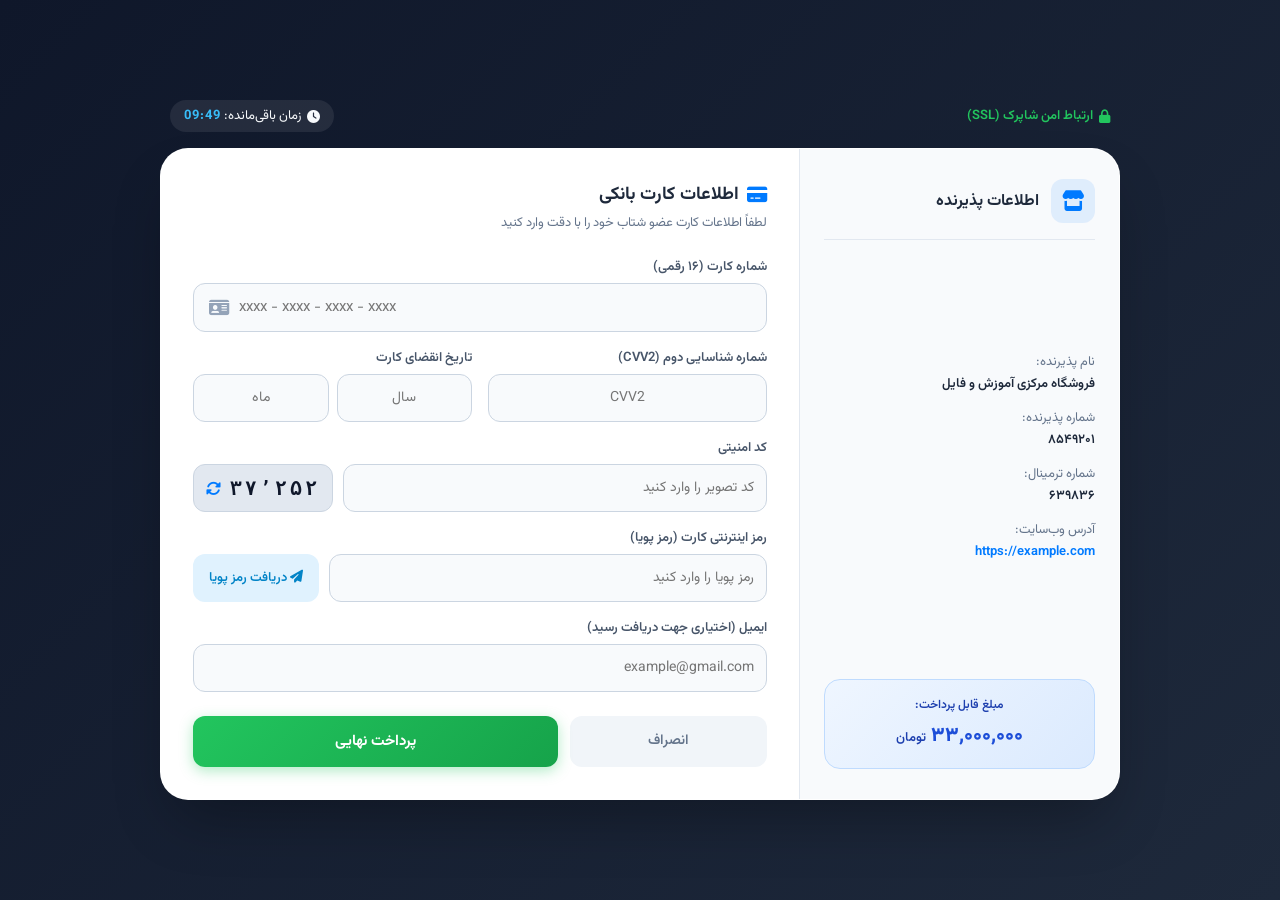
<file: html/gateway.html>
<!doctype html>
<html lang="fa" dir="rtl">
  <head>
    <meta charset="UTF-8" />
    <meta name="viewport" content="width=device-width, initial-scale=1.0" />
    <title>درگاه پرداخت الکترونیک امن</title>
    <link rel="stylesheet" href="../styles/pages/gateway.css" />
    <link
      rel="stylesheet"
      href="https://cdnjs.cloudflare.com/ajax/libs/font-awesome/6.4.0/css/all.min.css"
    />
  </head>
  <body>
    <div class="gateway-main-wrapper">
      <!-- Top Security & Timer Bar -->
      <header class="gateway-topbar">
        <div class="secure-badge">
          <i class="fas fa-lock"></i>
          <span>ارتباط امن شاپرک (SSL)</span>
        </div>
        <div class="timer-badge">
          <i class="fas fa-clock"></i>
          <span
            >زمان باقی‌مانده: <strong id="countdownTimer">09:50</strong></span
          >
        </div>
      </header>

      <!-- Two Column Gateway Card -->
      <div class="gateway-desktop-card">
        <!-- LEFT COLUMN: Merchant Info & Amount -->
        <div class="merchant-column">
          <div class="merchant-brand">
            <div class="brand-icon"><i class="fas fa-store"></i></div>
            <h3>اطلاعات پذیرنده</h3>
          </div>

          <div class="merchant-details">
            <div class="detail-item">
              <span>نام پذیرنده:</span>
              <strong>فروشگاه مرکزی آموزش و فایل</strong>
            </div>
            <div class="detail-item">
              <span>شماره پذیرنده:</span>
              <strong>۸۵۴۹۲۰۱</strong>
            </div>
            <div class="detail-item">
              <span>شماره ترمینال:</span>
              <strong>۶۳۹۸۳۶</strong>
            </div>
            <div class="detail-item">
              <span>آدرس وب‌سایت:</span>
              <strong style="color: var(--primary)">https://example.com</strong>
            </div>
          </div>

          <div class="merchant-amount-box">
            <span>مبلغ قابل پرداخت:</span>
            <div class="amount-value">۳۳,۰۰۰,۰۰۰ <span>تومان</span></div>
          </div>
        </div>

        <!-- RIGHT COLUMN: Card Form -->
        <div class="form-column">
          <div class="form-column-header">
            <h2><i class="fas fa-credit-card"></i> اطلاعات کارت بانکی</h2>
            <p>لطفاً اطلاعات کارت عضو شتاب خود را با دقت وارد کنید</p>
          </div>

          <form id="desktopPaymentForm" action="receipt.html" method="GET">
            <!-- Card Number -->
            <div class="form-group">
              <label>شماره کارت (۱۶ رقمی)</label>
              <div class="input-with-icon">
                <input
                  type="text"
                  id="cardNumber"
                  maxlength="19"
                  placeholder="xxxx - xxxx - xxxx - xxxx"
                  required
                />
                <i class="fas fa-id-card"></i>
              </div>
            </div>

            <!-- CVV2 & Expiry -->
            <div class="form-row-grid">
              <div class="form-group">
                <label>شماره شناسایی دوم (CVV2)</label>
                <input
                  type="password"
                  id="cvv2"
                  maxlength="4"
                  placeholder="CVV2"
                  required
                  style="text-align: center"
                />
              </div>
              <div class="form-group">
                <label>تاریخ انقضای کارت</label>
                <div class="expiry-grid">
                  <input
                    type="text"
                    id="expYear"
                    maxlength="2"
                    placeholder="سال"
                    required
                    style="text-align: center"
                  />
                  <input
                    type="text"
                    id="expMonth"
                    maxlength="2"
                    placeholder="ماه"
                    required
                    style="text-align: center"
                  />
                </div>
              </div>
            </div>

            <!-- Captcha -->
            <div class="form-group">
              <label>کد امنیتی</label>
              <div class="captcha-group">
                <input
                  type="text"
                  id="captchaInput"
                  maxlength="5"
                  placeholder="کد تصویر را وارد کنید"
                  required
                />
                <div class="captcha-image">
                  <span id="captchaCode">۵۶۶۸۹</span>
                  <button
                    type="button"
                    class="refresh-captcha"
                    onclick="refreshCaptcha()"
                    title="تغییر کد"
                  >
                    <i class="fas fa-sync-alt"></i>
                  </button>
                </div>
              </div>
            </div>

            <!-- OTP / Dynamic Password -->
            <div class="form-group">
              <label>رمز اینترنتی کارت (رمز پویا)</label>
              <div class="otp-desktop-group">
                <input
                  type="password"
                  id="otpCode"
                  placeholder="رمز پویا را وارد کنید"
                  required
                />
                <button
                  type="button"
                  class="btn-otp-request"
                  onclick="requestOtp()"
                >
                  <i class="fas fa-paper-plane"></i> دریافت رمز پویا
                </button>
              </div>
            </div>

            <!-- Email -->
            <div class="form-group">
              <label>ایمیل (اختیاری جهت دریافت رسید)</label>
              <input type="email" placeholder="example@gmail.com" />
            </div>

            <!-- Actions -->
            <div class="gateway-action-buttons">
              <a href="receipt.html" class="btn-cancel-gateway">انصراف</a>
              <button type="submit" class="btn-submit-gateway">
                پرداخت نهایی
              </button>
            </div>
          </form>
        </div>
      </div>
    </div>

    <script src="../scripts/api.js"></script>
    <script src="../scripts/app-shell.js"></script>
    <script src="../scripts/gateway.js"></script>
  </body>
</html>
</file>
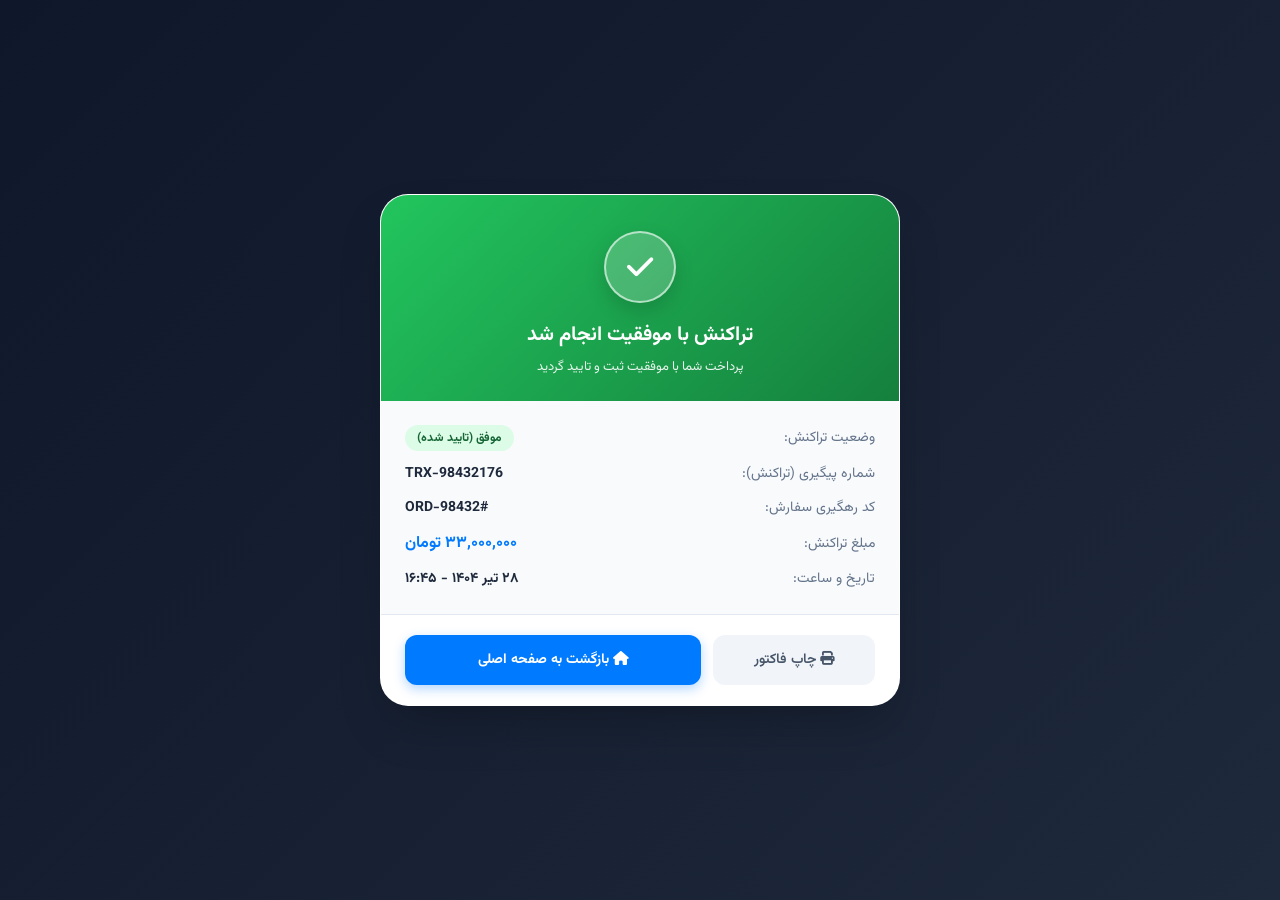
<file: html/receipt.html>
<!doctype html>
<html lang="fa" dir="rtl">
  <head>
    <meta charset="UTF-8" />
    <meta name="viewport" content="width=device-width, initial-scale=1.0" />
    <title>نتیجه تراکنش | Payment Result</title>
    <link rel="stylesheet" href="../styles/pages/recipt.css" />
    <link
      rel="stylesheet"
      href="https://cdnjs.cloudflare.com/ajax/libs/font-awesome/6.4.0/css/all.min.css"
    />
  </head>
  <body>
    <div class="receipt-wrapper">
      <div class="receipt-card" id="receiptCard">
        <!-- Icon & Header -->
        <div class="receipt-header" id="receiptHeader">
          <div class="status-icon" id="statusIcon">
            <i class="fas fa-check" id="iconElement"></i>
          </div>
          <h2 id="receiptTitle">در حال بررسی تراکنش...</h2>
          <p id="receiptSubtitle">لطفاً چند لحظه صبر کنید</p>
        </div>

        <!-- Details Box -->
        <div class="receipt-details">
          <div class="receipt-row">
            <span>وضعیت تراکنش:</span>
            <span id="statusBadge" class="badge">در حال بررسی</span>
          </div>
          <div class="receipt-row">
            <span>شماره پیگیری (تراکنش):</span>
            <strong id="trxId">TRX-98432176</strong>
          </div>
          <div class="receipt-row">
            <span>کد رهگیری سفارش:</span>
            <strong id="orderId">#ORD-98432</strong>
          </div>
          <div class="receipt-row">
            <span>مبلغ تراکنش:</span>
            <strong class="price-text">۳۳,۰۰۰,۰۰۰ تومان</strong>
          </div>
          <div class="receipt-row">
            <span>تاریخ و ساعت:</span>
            <strong>۲۸ تیر ۱۴۰۴ - ۱۶:۴۵</strong>
          </div>
        </div>

        <!-- Actions -->
        <div class="receipt-actions" id="receiptActions"></div>
      </div>
    </div>

    <script src="../scripts/api.js"></script>
    <script src="../scripts/app-shell.js"></script>
    <script src="../scripts/recipt.js"></script>
  </body>
</html>
</file>
<file: styles/pages/gateway.css>
@import url('https://fonts.googleapis.com/css2?family=Vazirmatn:wght@300;400;500;600;700;800&display=swap');

* {
    margin: 0;
    padding: 0;
    box-sizing: border-box;
}

:root {
    --primary: #007AFF;
    --success: #22c55e;
    --danger: #ef4444;
    --bg-dark: #0f172a;
    --card-bg: #ffffff;
    --text-primary: #1e293b;
    --text-secondary: #64748b;
    --border-color: #cbd5e1;
}

body {
    font-family: 'Vazirmatn', -apple-system, BlinkMacSystemFont, 'Segoe UI', sans-serif;
    background: linear-gradient(135deg, var(--bg-dark) 0%, #1e293b 100%);
    min-height: 100vh;
    direction: rtl;
    display: flex;
    align-items: center;
    justify-content: center;
    padding: 30px 20px;
    color: var(--text-primary);
}

.gateway-main-wrapper {
    width: 100%;
    max-width: 960px;
    animation: fadeInScale 0.4s ease-out;
}

@keyframes fadeInScale {
    from {
        opacity: 0;
        transform: scale(0.98) translateY(15px);
    }

    to {
        opacity: 1;
        transform: scale(1) translateY(0);
    }
}

/* Topbar */
.gateway-topbar {
    display: flex;
    justify-content: space-between;
    align-items: center;
    margin-bottom: 16px;
    padding: 0 10px;
    color: #94a3b8;
    font-size: 13px;
}

.secure-badge {
    display: flex;
    align-items: center;
    gap: 6px;
    color: var(--success);
    font-weight: 600;
}

.timer-badge {
    display: flex;
    align-items: center;
    gap: 6px;
    background: rgba(255, 255, 255, 0.08);
    padding: 6px 14px;
    border-radius: 20px;
    color: #f8fafc;
}

.timer-badge strong {
    color: #38bdf8;
    letter-spacing: 1px;
}

/* Desktop Two-Column Card */
.gateway-desktop-card {
    background: var(--card-bg);
    border-radius: 28px;
    box-shadow: 0 30px 60px -15px rgba(0, 0, 0, 0.3);
    display: grid;
    grid-template-columns: 320px 1fr;
    overflow: hidden;
    border: 1px solid rgba(255, 255, 255, 0.1);
}

/* Left Column: Merchant & Amount */
.merchant-column {
    background: #f8fafc;
    border-left: 1px solid #e2e8f0;
    padding: 30px 24px;
    display: flex;
    flex-direction: column;
    justify-content: space-between;
}

.merchant-brand {
    display: flex;
    align-items: center;
    gap: 12px;
    margin-bottom: 24px;
    border-bottom: 1px solid #e2e8f0;
    padding-bottom: 16px;
}

.brand-icon {
    width: 44px;
    height: 44px;
    background: rgba(0, 122, 255, 0.1);
    color: var(--primary);
    border-radius: 12px;
    display: flex;
    align-items: center;
    justify-content: center;
    font-size: 20px;
}

.merchant-brand h3 {
    font-size: 16px;
    font-weight: 700;
    color: var(--text-primary);
}

.merchant-details {
    display: flex;
    flex-direction: column;
    gap: 14px;
    margin-bottom: 30px;
}

.detail-item {
    display: flex;
    flex-direction: column;
    gap: 2px;
    font-size: 13px;
}

.detail-item span {
    color: var(--text-secondary);
}

.detail-item strong {
    color: var(--text-primary);
    font-weight: 600;
}

.merchant-amount-box {
    background: linear-gradient(135deg, #eff6ff 0%, #dbeafe 100%);
    border: 1px solid #bfdbfe;
    border-radius: 16px;
    padding: 16px;
    text-align: center;
}

.merchant-amount-box span {
    display: block;
    font-size: 12px;
    color: #1e40af;
    margin-bottom: 6px;
    font-weight: 600;
}

.amount-value {
    font-size: 20px;
    font-weight: 800;
    color: #1d4ed8;
}

.amount-value span {
    display: inline;
    font-size: 13px;
    font-weight: 600;
}

/* Right Column: Card Form */
.form-column {
    padding: 32px;
}

.form-column-header {
    margin-bottom: 24px;
}

.form-column-header h2 {
    font-size: 18px;
    font-weight: 700;
    color: var(--text-primary);
    margin-bottom: 4px;
    display: flex;
    align-items: center;
    gap: 8px;
}

.form-column-header h2 i {
    color: var(--primary);
}

.form-column-header p {
    font-size: 13px;
    color: var(--text-secondary);
}

.form-group {
    margin-bottom: 16px;
}

.form-group label {
    display: block;
    font-size: 13px;
    font-weight: 600;
    color: #475569;
    margin-bottom: 6px;
}

.input-with-icon {
    position: relative;
}

.input-with-icon input {
    direction: ltr;
    width: 100%;
    padding: 12px 16px 12px 45px;
    background: #f8fafc;
    border: 1px solid var(--border-color);
    border-radius: 12px;
    font-family: 'Vazirmatn', sans-serif;
    font-size: 15px;
    color: var(--text-primary);
    transition: all 0.3s ease;
}

.input-with-icon i {
    position: absolute;
    left: 16px;
    top: 50%;
    transform: translateY(-50%);
    color: #94a3b8;
    font-size: 18px;
}

.form-row-grid {
    display: grid;
    grid-template-columns: 1fr 1fr;
    gap: 16px;
}

.expiry-grid {
    display: grid;
    grid-template-columns: 1fr 1fr;
    gap: 8px;
}

.form-row-grid input,
.expiry-grid input,
.captcha-group input,
.otp-desktop-group input,
.form-group input[type="email"] {
    width: 100%;
    padding: 12px;
    background: #f8fafc;
    border: 1px solid var(--border-color);
    border-radius: 12px;
    font-family: 'Vazirmatn', sans-serif;
    font-size: 14px;
    color: var(--text-primary);
}

.captcha-group {
    display: grid;
    grid-template-columns: 1fr 140px;
    gap: 10px;
}

.captcha-image {
    background: #e2e8f0;
    border-radius: 12px;
    display: flex;
    align-items: center;
    justify-content: space-between;
    padding: 0 12px;
    font-family: monospace;
    font-size: 20px;
    font-weight: 700;
    letter-spacing: 3px;
    color: #0f172a;
    border: 1px solid var(--border-color);
}

.refresh-captcha {
    background: none;
    border: none;
    color: var(--primary);
    cursor: pointer;
    font-size: 15px;
}

.otp-desktop-group {
    display: flex;
    gap: 10px;
}

.otp-desktop-group input {
    flex: 1;
}

.btn-otp-request {
    background: #e0f2fe;
    color: #0284c7;
    border: none;
    padding: 0 16px;
    border-radius: 12px;
    font-family: 'Vazirmatn', sans-serif;
    font-size: 13px;
    font-weight: 600;
    cursor: pointer;
    white-space: nowrap;
    transition: all 0.2s ease;
}

.btn-otp-request:hover {
    background: #bae6fd;
}

input:focus {
    outline: none;
    background: #ffffff !important;
    border-color: var(--primary) !important;
    box-shadow: 0 0 0 4px rgba(0, 122, 255, 0.12);
}

/* Actions */
.gateway-action-buttons {
    display: flex;
    gap: 12px;
    margin-top: 24px;
}

.btn-cancel-gateway {
    flex: 1;
    background: #f1f5f9;
    color: var(--text-secondary);
    border: none;
    padding: 14px;
    border-radius: 12px;
    font-family: 'Vazirmatn', sans-serif;
    font-size: 14px;
    font-weight: 600;
    text-align: center;
    text-decoration: none;
    cursor: pointer;
    transition: all 0.2s ease;
}

.btn-cancel-gateway:hover {
    background: #e2e8f0;
    color: var(--text-primary);
}

.btn-submit-gateway {
    flex: 2;
    background: linear-gradient(135deg, var(--success) 0%, #16a34a 100%);
    color: white;
    border: none;
    padding: 14px;
    border-radius: 12px;
    font-family: 'Vazirmatn', sans-serif;
    font-size: 15px;
    font-weight: 700;
    cursor: pointer;
    box-shadow: 0 4px 14px rgba(34, 197, 94, 0.35);
    transition: all 0.2s ease;
}

.btn-submit-gateway:hover {
    transform: translateY(-1px);
    box-shadow: 0 6px 20px rgba(34, 197, 94, 0.45);
}

/* Responsive */
@media (max-width: 850px) {
    .gateway-desktop-card {
        grid-template-columns: 1fr;
    }

    .merchant-column {
        border-left: none;
        border-bottom: 1px solid #e2e8f0;
    }

    .form-column {
        padding: 24px 20px;
    }
}

@media (max-width:420px) {

    .form-row-grid {
        display: flex;
        flex-direction: column;
    }

    .captcha-group {
        grid-template-columns: 1fr 102px;
    }
}
.gateway-message {
    margin: 0 0 16px;
    padding: 10px 12px;
    border-radius: 10px;
    font-size: .9rem;
    line-height: 1.8;
    background: rgba(59, 130, 246, .1);
    color: var(--primary);
}

.gateway-message[data-type="error"] {
    background: rgba(239, 68, 68, .12);
    color: #dc2626;
}
</file>
<file: styles/pages/recipt.css>
@import url('https://fonts.googleapis.com/css2?family=Vazirmatn:wght@300;400;500;600;700;800&display=swap');

* {
    margin: 0;
    padding: 0;
    box-sizing: border-box;
}

body {
    font-family: 'Vazirmatn', -apple-system, BlinkMacSystemFont, 'Segoe UI', sans-serif;
    background: linear-gradient(135deg, #0f172a 0%, #1e293b 100%);
    min-height: 100vh;
    direction: rtl;
    display: flex;
    align-items: center;
    justify-content: center;
    padding: 20px;
    color: #334155;
}

.receipt-wrapper {
    width: 100%;
    max-width: 520px;
    animation: fadeInUp 0.4s ease-out;
}

@keyframes fadeInUp {
    from {
        opacity: 0;
        transform: translateY(20px);
    }

    to {
        opacity: 1;
        transform: translateY(0);
    }
}

.receipt-card {
    background: #ffffff;
    border-radius: 28px;
    box-shadow: 0 25px 50px -12px rgba(0, 0, 0, 0.25);
    overflow: hidden;
    border: 1px solid rgba(255, 255, 255, 0.1);
}

.receipt-header {
    padding: 36px 24px 24px;
    text-align: center;
    color: white;
}

/* Success State Colors */
.receipt-card.success .receipt-header {
    background: linear-gradient(135deg, #22c55e 0%, #15803d 100%);
}

.receipt-card.success .status-icon {
    background: rgba(255, 255, 255, 0.2);
    border: 2px solid rgba(255, 255, 255, 0.6);
    color: white;
}

.receipt-card.success .badge {
    background: #dcfce7;
    color: #166534;
}

/* Failed State Colors */
.receipt-card.failed .receipt-header {
    background: linear-gradient(135deg, #ef4444 0%, #b91c1c 100%);
}

.receipt-card.failed .status-icon {
    background: rgba(255, 255, 255, 0.2);
    border: 2px solid rgba(255, 255, 255, 0.6);
    color: white;
}

.receipt-card.failed .badge {
    background: #fee2e2;
    color: #991b1b;
}

.status-icon {
    width: 72px;
    height: 72px;
    border-radius: 50%;
    display: flex;
    align-items: center;
    justify-content: center;
    font-size: 30px;
    margin: 0 auto 16px;
    box-shadow: 0 8px 20px rgba(0, 0, 0, 0.15);
}

.receipt-header h2 {
    font-size: 20px;
    font-weight: 700;
    margin-bottom: 6px;
}

.receipt-header p {
    font-size: 13px;
    opacity: 0.9;
}

.receipt-details {
    padding: 24px;
    background: #f8fafc;
    border-bottom: 1px solid #e2e8f0;
}

.receipt-row {
    display: flex;
    justify-content: space-between;
    align-items: center;
    font-size: 14px;
    margin-bottom: 12px;
}

.receipt-row:last-child {
    margin-bottom: 0;
}

.receipt-row span {
    color: #64748b;
}

.receipt-row strong {
    color: #1e293b;
}

.price-text {
    color: #007AFF !important;
    font-size: 16px;
    font-weight: 700;
}

.badge {
    padding: 4px 12px;
    border-radius: 20px;
    font-size: 12px;
    font-weight: 700;
}

.receipt-actions {
    padding: 20px 24px;
    display: flex;
    gap: 12px;
}

.btn-action-primary {
    flex: 2;
    background: #007AFF;
    color: white;
    border: none;
    padding: 14px;
    border-radius: 12px;
    font-family: 'Vazirmatn', sans-serif;
    font-size: 14px;
    font-weight: 700;
    text-align: center;
    text-decoration: none;
    cursor: pointer;
    box-shadow: 0 4px 12px rgba(0, 122, 255, 0.3);
    transition: all 0.2s ease;
}

.btn-action-primary:hover {
    opacity: 0.9;
}

.btn-action-secondary {
    flex: 1;
    background: #f1f5f9;
    color: #475569;
    border: none;
    padding: 14px;
    border-radius: 12px;
    font-family: 'Vazirmatn', sans-serif;
    font-size: 14px;
    font-weight: 600;
    text-align: center;
    text-decoration: none;
    cursor: pointer;
    transition: all 0.2s ease;
}

.btn-action-secondary:hover {
    background: #e2e8f0;
    color: #1e293b;
}
</file>
